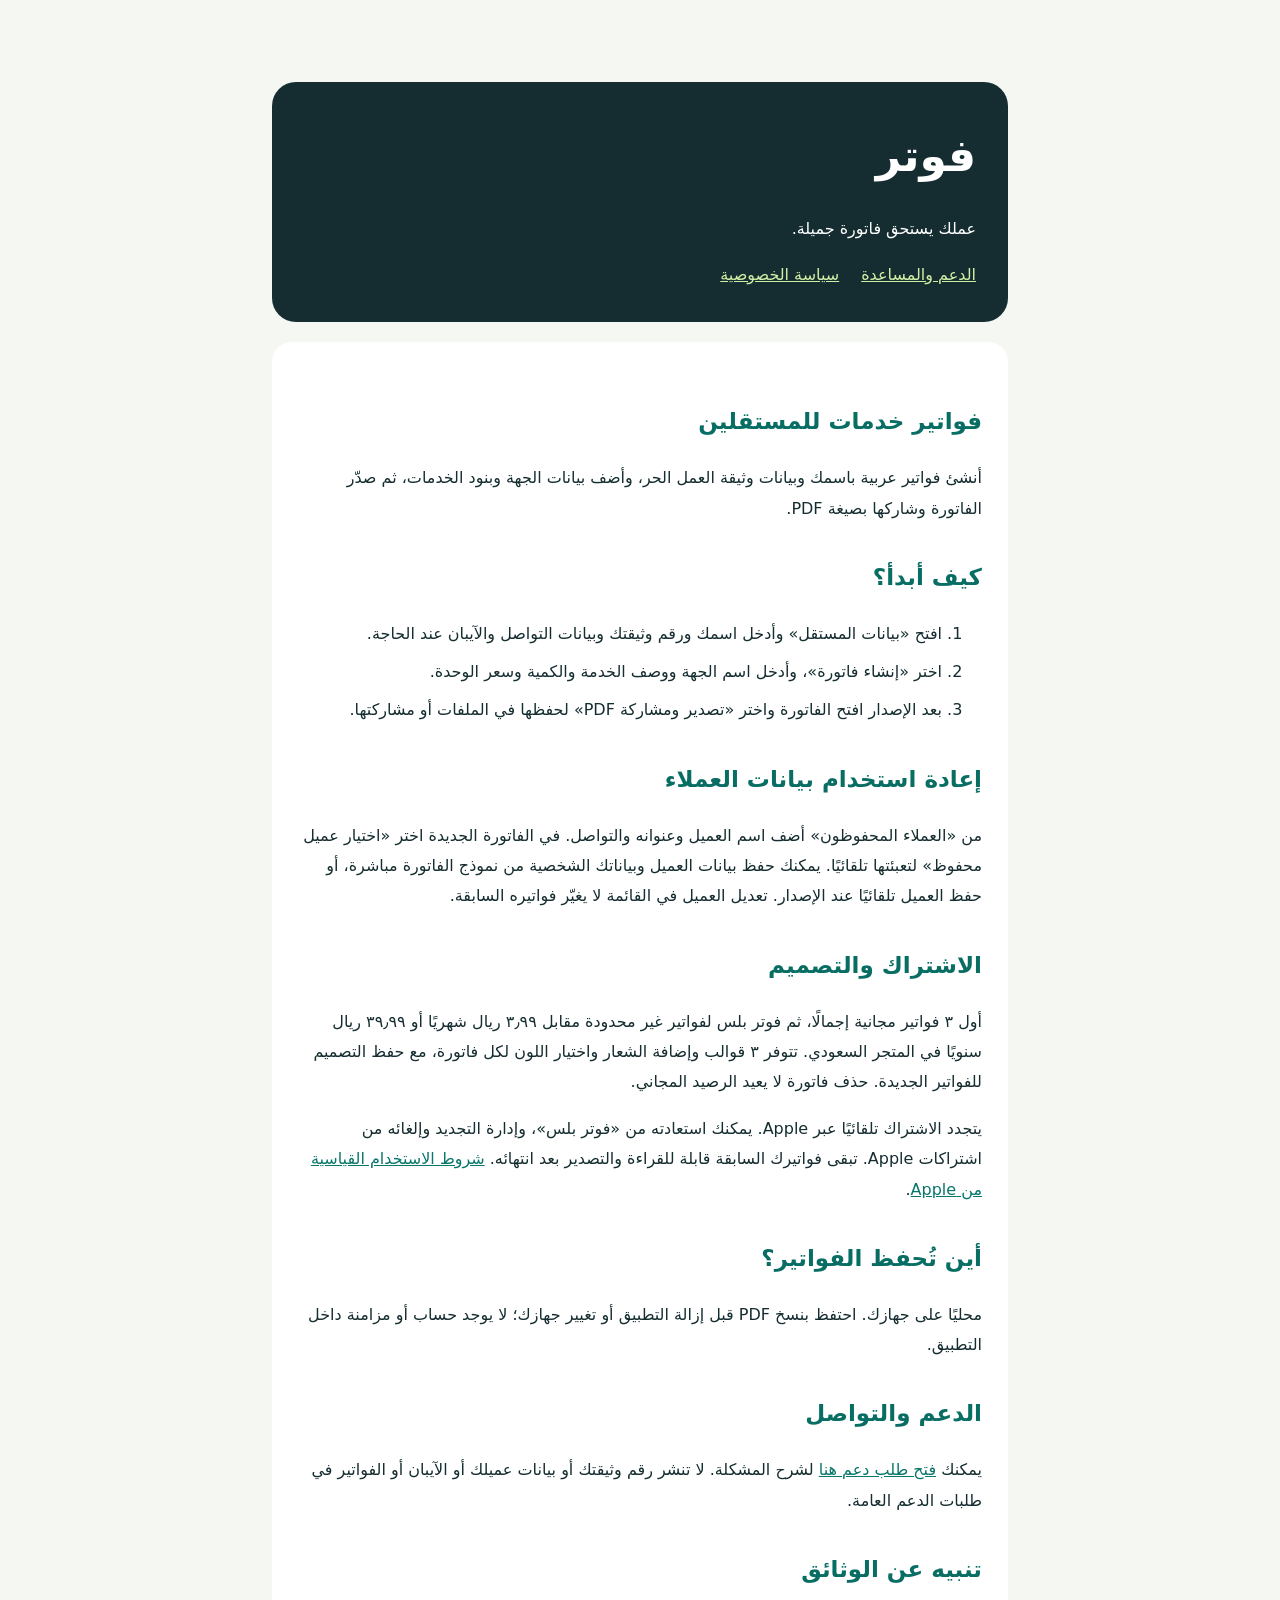
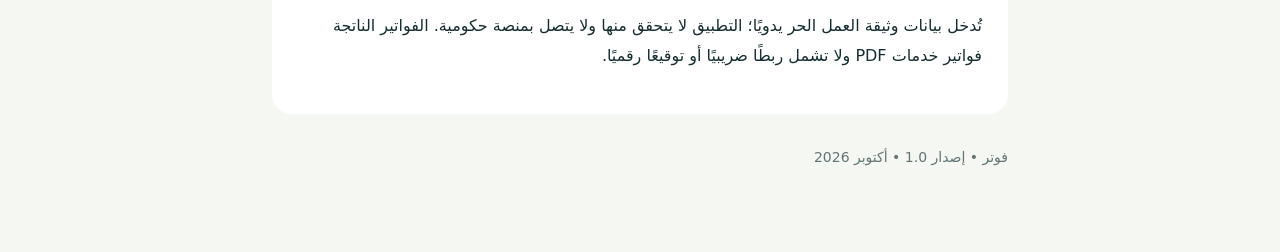
<file: index.html>
<!doctype html><html lang="ar" dir="rtl"><meta charset="utf-8"><meta name="viewport" content="width=device-width, initial-scale=1"><title>فوتر | دعم التطبيق</title><link rel="stylesheet" href="style.css"><main><header><h1>فوتر</h1><p>عملك يستحق فاتورة جميلة.</p><nav><a href="index.html">الدعم والمساعدة</a><a href="privacy.html">سياسة الخصوصية</a></nav></header><section><h2>فواتير خدمات للمستقلين</h2><p>أنشئ فواتير عربية باسمك وبيانات وثيقة العمل الحر، وأضف بيانات الجهة وبنود الخدمات، ثم صدّر الفاتورة وشاركها بصيغة PDF.</p><h2>كيف أبدأ؟</h2><ol><li>افتح «بيانات المستقل» وأدخل اسمك ورقم وثيقتك وبيانات التواصل والآيبان عند الحاجة.</li><li>اختر «إنشاء فاتورة»، وأدخل اسم الجهة ووصف الخدمة والكمية وسعر الوحدة.</li><li>بعد الإصدار افتح الفاتورة واختر «تصدير ومشاركة PDF» لحفظها في الملفات أو مشاركتها.</li></ol><h2>إعادة استخدام بيانات العملاء</h2><p>من «العملاء المحفوظون» أضف اسم العميل وعنوانه والتواصل. في الفاتورة الجديدة اختر «اختيار عميل محفوظ» لتعبئتها تلقائيًا. يمكنك حفظ بيانات العميل وبياناتك الشخصية من نموذج الفاتورة مباشرة، أو حفظ العميل تلقائيًا عند الإصدار. تعديل العميل في القائمة لا يغيّر فواتيره السابقة.</p><h2>الاشتراك والتصميم</h2><p>أول ٣ فواتير مجانية إجمالًا، ثم فوتر بلس لفواتير غير محدودة مقابل ٣٫٩٩ ريال شهريًا أو ٣٩٫٩٩ ريال سنويًا في المتجر السعودي. تتوفر ٣ قوالب وإضافة الشعار واختيار اللون لكل فاتورة، مع حفظ التصميم للفواتير الجديدة. حذف فاتورة لا يعيد الرصيد المجاني.</p><p>يتجدد الاشتراك تلقائيًا عبر Apple. يمكنك استعادته من «فوتر بلس»، وإدارة التجديد وإلغائه من اشتراكات Apple. تبقى فواتيرك السابقة قابلة للقراءة والتصدير بعد انتهائه. <a href="https://www.apple.com/legal/internet-services/itunes/dev/stdeula/">شروط الاستخدام القياسية من Apple</a>.</p><h2>أين تُحفظ الفواتير؟</h2><p>محليًا على جهازك. احتفظ بنسخ PDF قبل إزالة التطبيق أو تغيير جهازك؛ لا يوجد حساب أو مزامنة داخل التطبيق.</p><h2>الدعم والتواصل</h2><p>يمكنك <a href="https://github.com/9ini12-ctrl/fawter-support/issues/new">فتح طلب دعم هنا</a> لشرح المشكلة. لا تنشر رقم وثيقتك أو بيانات عميلك أو الآيبان أو الفواتير في طلبات الدعم العامة.</p><h2>تنبيه عن الوثائق</h2><p>تُدخل بيانات وثيقة العمل الحر يدويًا؛ التطبيق لا يتحقق منها ولا يتصل بمنصة حكومية. الفواتير الناتجة فواتير خدمات PDF ولا تشمل ربطًا ضريبيًا أو توقيعًا رقميًا.</p></section><footer>فوتر • إصدار 1.0 • أكتوبر 2026</footer></main></html>
</file>
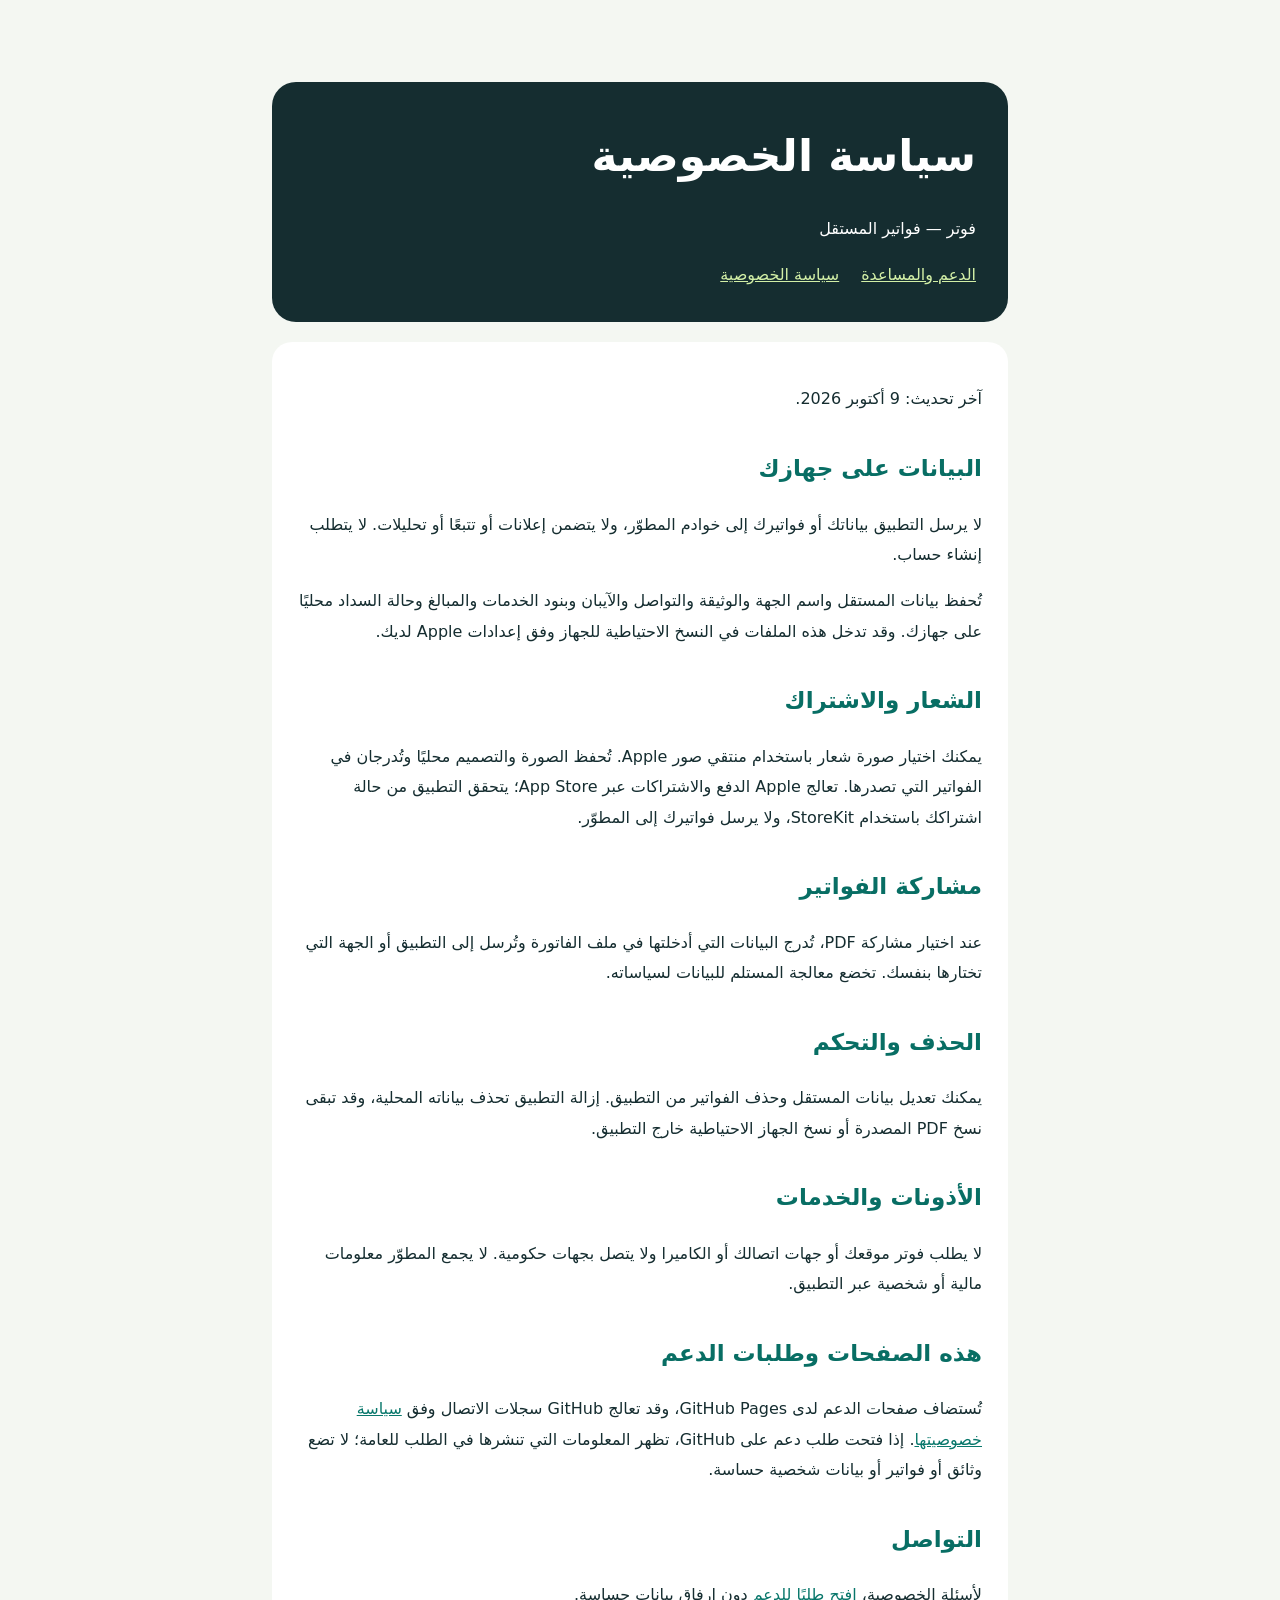
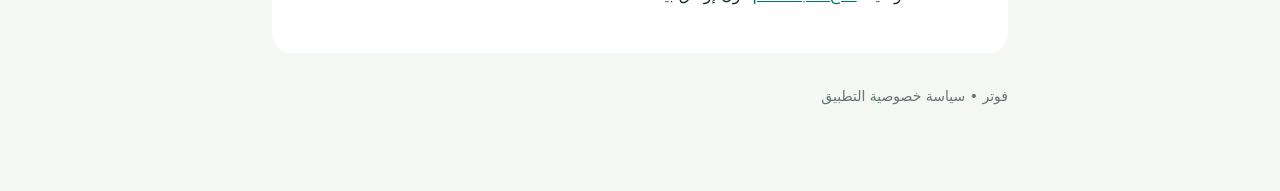
<file: privacy.html>
<!doctype html><html lang="ar" dir="rtl"><meta charset="utf-8"><meta name="viewport" content="width=device-width, initial-scale=1"><title>فوتر | سياسة الخصوصية</title><link rel="stylesheet" href="style.css"><main><header><h1>سياسة الخصوصية</h1><p>فوتر — فواتير المستقل</p><nav><a href="index.html">الدعم والمساعدة</a><a href="privacy.html">سياسة الخصوصية</a></nav></header><section><p>آخر تحديث: 9 أكتوبر 2026.</p><h2>البيانات على جهازك</h2><p>لا يرسل التطبيق بياناتك أو فواتيرك إلى خوادم المطوّر، ولا يتضمن إعلانات أو تتبعًا أو تحليلات. لا يتطلب إنشاء حساب.</p><p>تُحفظ بيانات المستقل واسم الجهة والوثيقة والتواصل والآيبان وبنود الخدمات والمبالغ وحالة السداد محليًا على جهازك. وقد تدخل هذه الملفات في النسخ الاحتياطية للجهاز وفق إعدادات Apple لديك.</p><h2>الشعار والاشتراك</h2><p>يمكنك اختيار صورة شعار باستخدام منتقي صور Apple. تُحفظ الصورة والتصميم محليًا وتُدرجان في الفواتير التي تصدرها. تعالج Apple الدفع والاشتراكات عبر App Store؛ يتحقق التطبيق من حالة اشتراكك باستخدام StoreKit، ولا يرسل فواتيرك إلى المطوّر.</p><h2>مشاركة الفواتير</h2><p>عند اختيار مشاركة PDF، تُدرج البيانات التي أدخلتها في ملف الفاتورة وتُرسل إلى التطبيق أو الجهة التي تختارها بنفسك. تخضع معالجة المستلم للبيانات لسياساته.</p><h2>الحذف والتحكم</h2><p>يمكنك تعديل بيانات المستقل وحذف الفواتير من التطبيق. إزالة التطبيق تحذف بياناته المحلية، وقد تبقى نسخ PDF المصدرة أو نسخ الجهاز الاحتياطية خارج التطبيق.</p><h2>الأذونات والخدمات</h2><p>لا يطلب فوتر موقعك أو جهات اتصالك أو الكاميرا ولا يتصل بجهات حكومية. لا يجمع المطوّر معلومات مالية أو شخصية عبر التطبيق.</p><h2>هذه الصفحات وطلبات الدعم</h2><p>تُستضاف صفحات الدعم لدى GitHub Pages، وقد تعالج GitHub سجلات الاتصال وفق <a href="https://docs.github.com/en/site-policy/privacy-policies/github-general-privacy-statement">سياسة خصوصيتها</a>. إذا فتحت طلب دعم على GitHub، تظهر المعلومات التي تنشرها في الطلب للعامة؛ لا تضع وثائق أو فواتير أو بيانات شخصية حساسة.</p><h2>التواصل</h2><p>لأسئلة الخصوصية، <a href="https://github.com/9ini12-ctrl/fawter-support/issues/new">افتح طلبًا للدعم</a> دون إرفاق بيانات حساسة.</p></section><footer>فوتر • سياسة خصوصية التطبيق</footer></main></html>
</file>
<file: style.css>
:root{color-scheme:light}*{box-sizing:border-box}body{margin:0;background:#f4f7f2;color:#152d30;font-family:system-ui,-apple-system,sans-serif;line-height:1.9}main{max-width:800px;margin:50px auto;padding:32px}header{padding:32px;background:#152d30;color:white;border-radius:24px}h1{font-size:44px;margin:0}h2{font-size:23px;color:#086e64;margin-top:32px}a{color:#08776b}header a{color:#d2efa6}section{padding:26px;background:white;border-radius:20px;margin-top:20px}nav{display:flex;gap:22px;flex-wrap:wrap}footer{font-size:14px;color:#647575;margin-top:30px}li{margin-bottom:8px}@media(max-width:600px){main{margin:12px auto;padding:18px}header,section{padding:22px}}
</file>
